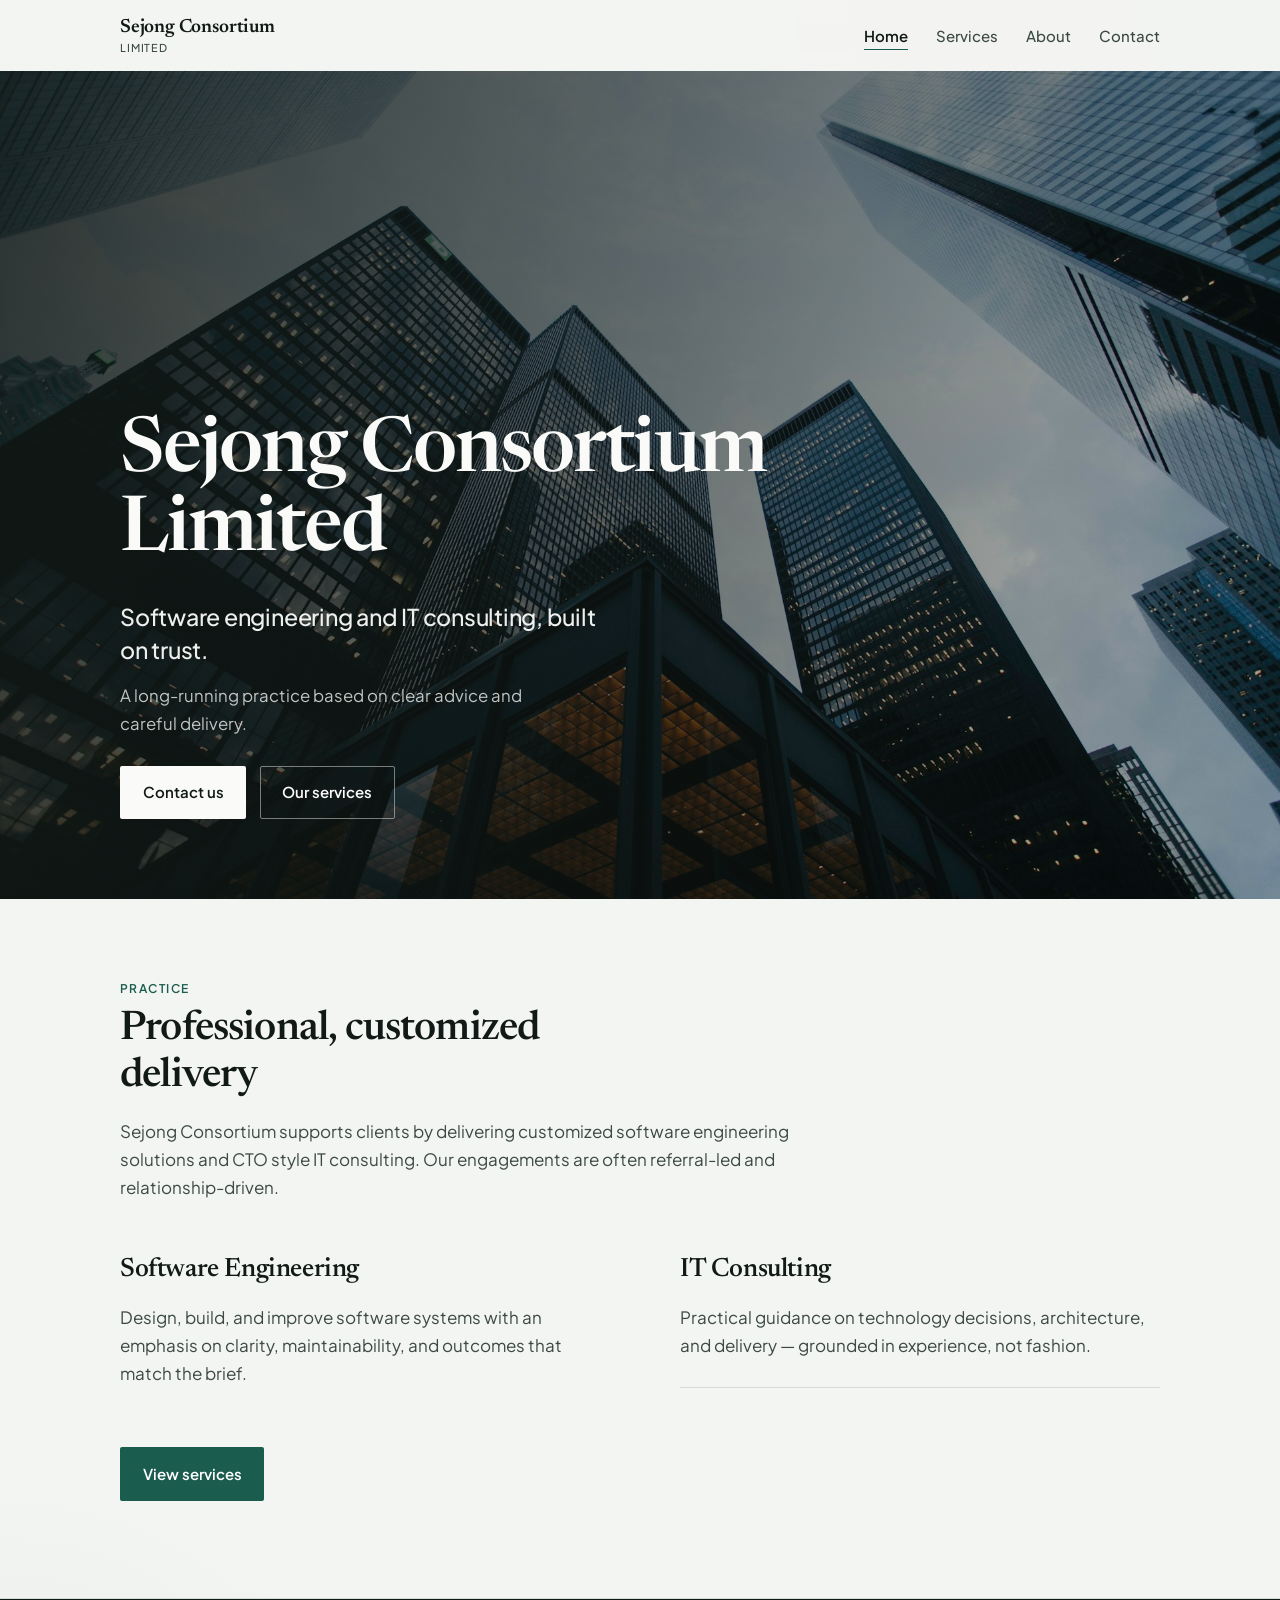
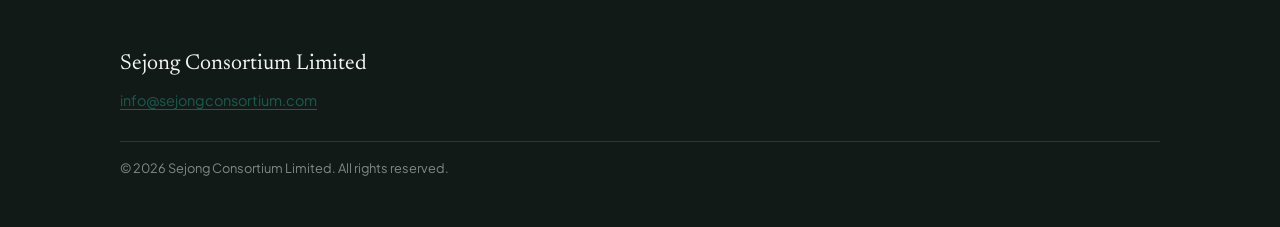
<file: index.html>
<!DOCTYPE html>
<html lang="en">
  <head>
    <meta charset="utf-8" />
    <meta name="viewport" content="width=device-width, initial-scale=1" />
    <title>Sejong Consortium Limited — Software Engineering &amp; IT Consulting</title>
    <meta
      name="description"
      content="Sejong Consortium Limited provides software engineering and IT consulting from Ottawa, Ontario. Federal Canadian corporation #8916721."
    />
    <link rel="canonical" href="https://sejongconsortium.com/" />
    <link rel="preconnect" href="https://fonts.googleapis.com" />
    <link rel="preconnect" href="https://fonts.gstatic.com" crossorigin />
    <link
      href="https://fonts.googleapis.com/css2?family=Newsreader:opsz,wght@6..72,500;6..72,550;6..72,600&family=Plus+Jakarta+Sans:wght@400;500;600;700&display=swap"
      rel="stylesheet"
    />
    <link rel="stylesheet" href="css/styles.css" />
  </head>
  <body>
    <a class="skip-link" href="#main">Skip to content</a>
    <header class="site-header">
      <div class="header-inner">
        <a class="logo" href="index.html">
          Sejong Consortium
          <span>Limited</span>
        </a>
        <button
          class="nav-toggle"
          type="button"
          aria-expanded="false"
          aria-controls="site-nav"
        >
          Menu
        </button>
        <nav class="site-nav" id="site-nav" aria-label="Primary">
          <ul>
            <li><a href="index.html" aria-current="page">Home</a></li>
            <li><a href="services.html">Services</a></li>
            <li><a href="about.html">About</a></li>
            <li><a href="contact.html">Contact</a></li>
          </ul>
        </nav>
      </div>
    </header>

    <main id="main">
      <section class="hero" aria-label="Introduction">
        <div class="hero-media">
          <img
            src="assets/hero.jpg"
            alt="Modern glass office architecture against a clear sky"
            width="2000"
            height="1333"
            fetchpriority="high"
          />
        </div>
        <div class="hero-content">
          <p class="hero-brand">Sejong Consortium Limited</p>
          <h1>Software engineering and IT consulting, built on trust.</h1>
          <p class="hero-lead">
            A long-running practice based on clear advice and careful delivery.
          </p>
          <div class="cta-row">
            <a class="btn btn-primary" href="contact.html">Contact us</a>
            <a class="btn btn-ghost" href="services.html">Our services</a>
          </div>
        </div>
      </section>

      <section class="section">
        <p class="section-label">Practice</p>
        <h2>Professional, customized delivery</h2>
        <p class="section-intro">
          Sejong Consortium supports clients by delivering customized software
          engineering solutions and CTO style IT consulting. Our engagements are
          often referral-led and relationship-driven.
        </p>
        <div class="split">
          <div class="service-block" style="border-top: none; padding-top: 0">
            <h3>Software Engineering</h3>
            <p>
              Design, build, and improve software systems with an emphasis on
              clarity, maintainability, and outcomes that match the brief.
            </p>
          </div>
          <div class="service-block" style="border-top: none; padding-top: 0">
            <h3>IT Consulting</h3>
            <p>
              Practical guidance on technology decisions, architecture, and
              delivery — grounded in experience, not fashion.
            </p>
          </div>
        </div>
        <p style="margin-top: 2rem">
          <a class="btn btn-accent" href="services.html">View services</a>
        </p>
      </section>
    </main>

    <footer class="site-footer">
      <div class="footer-inner">
        <div>
          <p class="footer-brand">Sejong Consortium Limited</p>
          <p class="footer-meta">
            <a href="mailto:info@sejongconsortium.com">info@sejongconsortium.com</a>
          </p>
        </div>
        <p class="footer-copy">
          © <span id="y"></span> Sejong Consortium Limited. All rights reserved.
        </p>
      </div>
    </footer>
    <script>
      document.getElementById("y").textContent = new Date().getFullYear();
    </script>
    <script src="js/main.js" defer></script>
  </body>
</html>
</file>
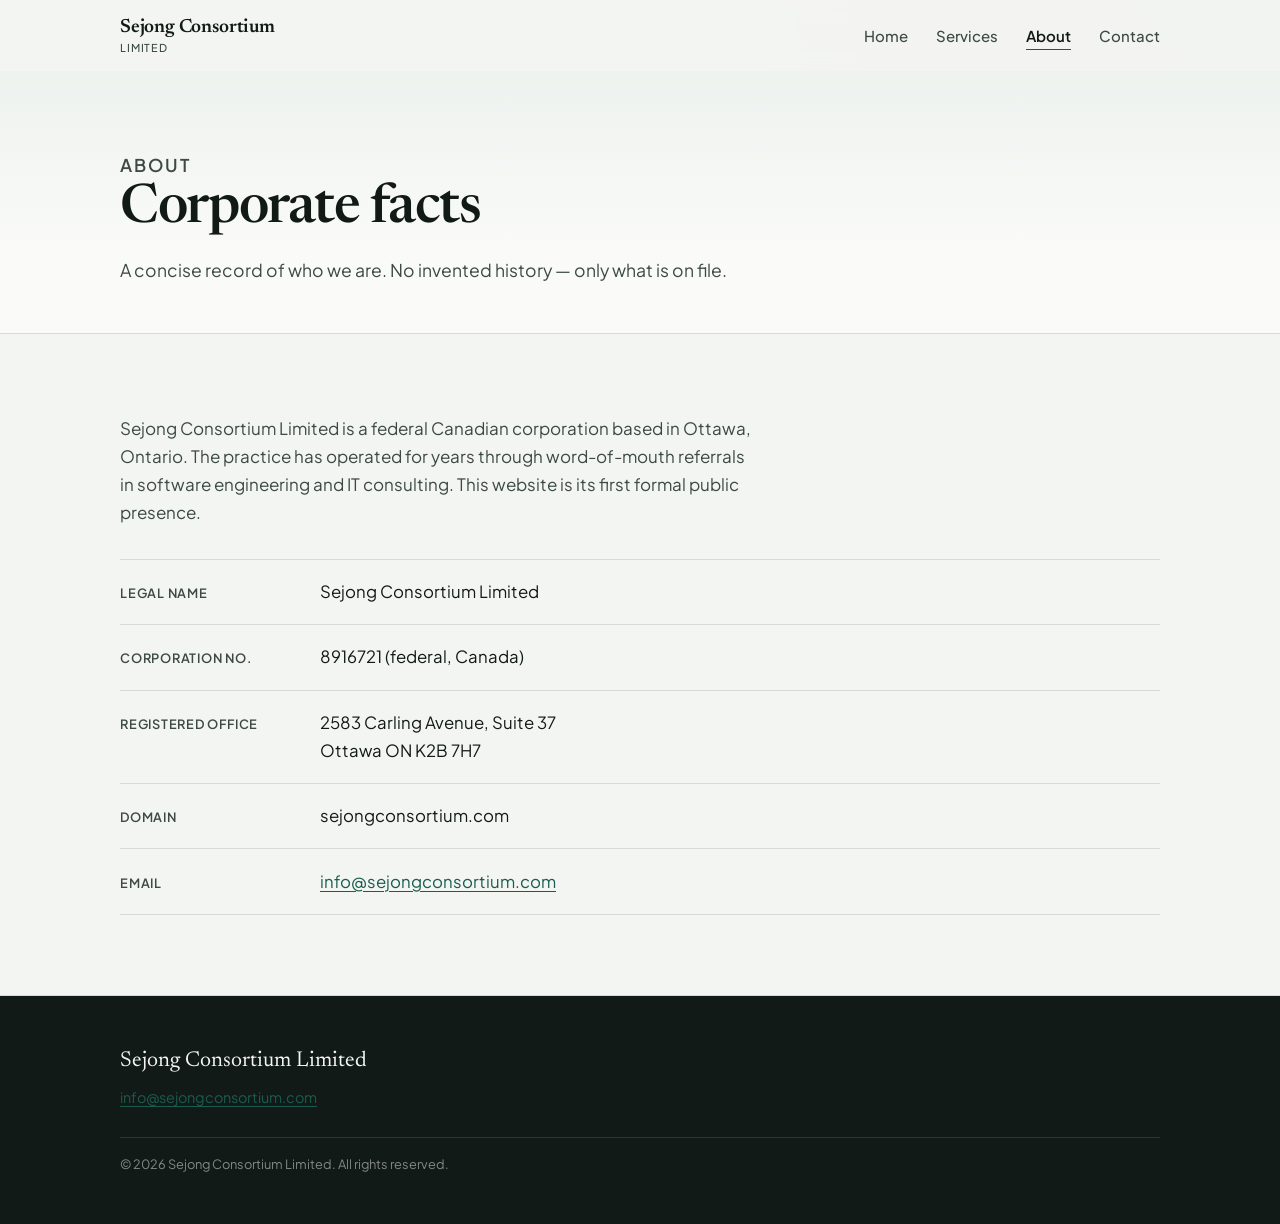
<file: about.html>
<!DOCTYPE html>
<html lang="en">
  <head>
    <meta charset="utf-8" />
    <meta name="viewport" content="width=device-width, initial-scale=1" />
    <title>About — Sejong Consortium Limited</title>
    <meta
      name="description"
      content="Corporate facts for Sejong Consortium Limited: federal Canadian corporation #8916721, registered in Ottawa, Ontario."
    />
    <link rel="canonical" href="https://sejongconsortium.com/about.html" />
    <link rel="preconnect" href="https://fonts.googleapis.com" />
    <link rel="preconnect" href="https://fonts.gstatic.com" crossorigin />
    <link
      href="https://fonts.googleapis.com/css2?family=Newsreader:opsz,wght@6..72,500;6..72,550;6..72,600&family=Plus+Jakarta+Sans:wght@400;500;600;700&display=swap"
      rel="stylesheet"
    />
    <link rel="stylesheet" href="css/styles.css" />
  </head>
  <body>
    <a class="skip-link" href="#main">Skip to content</a>
    <header class="site-header">
      <div class="header-inner">
        <a class="logo" href="index.html">
          Sejong Consortium
          <span>Limited</span>
        </a>
        <button
          class="nav-toggle"
          type="button"
          aria-expanded="false"
          aria-controls="site-nav"
        >
          Menu
        </button>
        <nav class="site-nav" id="site-nav" aria-label="Primary">
          <ul>
            <li><a href="index.html">Home</a></li>
            <li><a href="services.html">Services</a></li>
            <li><a href="about.html" aria-current="page">About</a></li>
            <li><a href="contact.html">Contact</a></li>
          </ul>
        </nav>
      </div>
    </header>

    <main id="main">
      <header class="page-hero">
        <div class="section">
          <p class="section-label">About</p>
          <h1>Corporate facts</h1>
          <p>
            A concise record of who we are. No invented history — only what is
            on file.
          </p>
        </div>
      </header>

      <section class="section">
        <div class="prose" style="margin-bottom: 2rem">
          <p>
            Sejong Consortium Limited is a federal Canadian corporation based in
            Ottawa, Ontario. The practice has operated for years through
            word-of-mouth referrals in software engineering and IT consulting.
            This website is its first formal public presence.
          </p>
        </div>

        <ul class="fact-list">
          <li>
            <span class="fact-label">Legal name</span>
            <span class="fact-value">Sejong Consortium Limited</span>
          </li>
          <li>
            <span class="fact-label">Corporation no.</span>
            <span class="fact-value">8916721 (federal, Canada)</span>
          </li>
          <li>
            <span class="fact-label">Registered office</span>
            <span class="fact-value"
              >2583 Carling Avenue, Suite 37<br />Ottawa ON K2B 7H7</span
            >
          </li>
          <li>
            <span class="fact-label">Domain</span>
            <span class="fact-value">sejongconsortium.com</span>
          </li>
          <li>
            <span class="fact-label">Email</span>
            <span class="fact-value"
              ><a href="mailto:info@sejongconsortium.com"
                >info@sejongconsortium.com</a
              ></span
            >
          </li>
        </ul>
      </section>
    </main>

    <footer class="site-footer">
      <div class="footer-inner">
        <div>
          <p class="footer-brand">Sejong Consortium Limited</p>
          <p class="footer-meta">
            <a href="mailto:info@sejongconsortium.com">info@sejongconsortium.com</a>
          </p>
        </div>
        <p class="footer-copy">
          © <span id="y"></span> Sejong Consortium Limited. All rights reserved.
        </p>
      </div>
    </footer>
    <script>
      document.getElementById("y").textContent = new Date().getFullYear();
    </script>
    <script src="js/main.js" defer></script>
  </body>
</html>
</file>
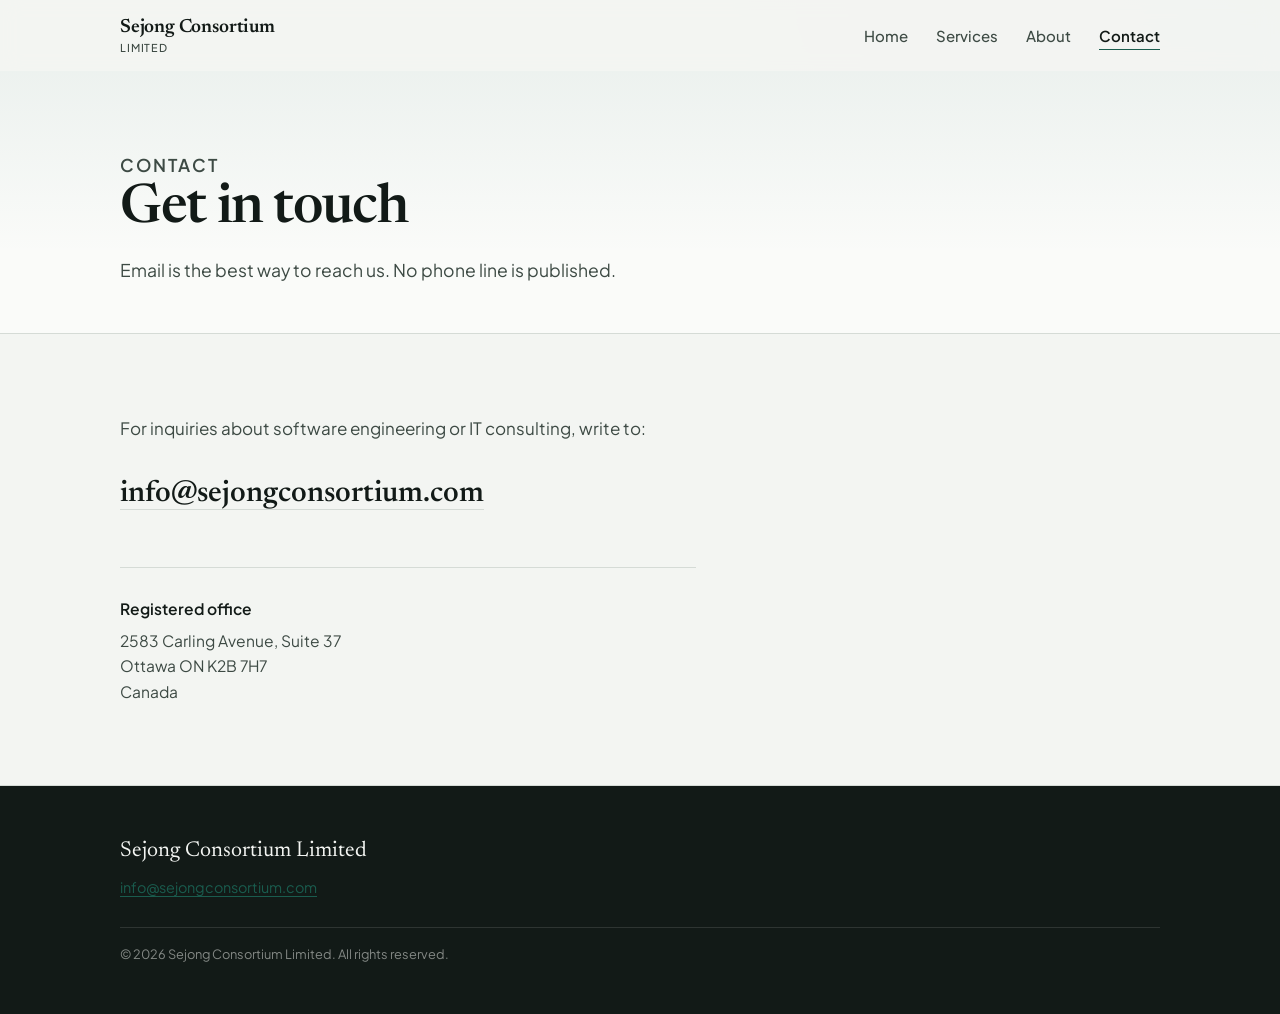
<file: contact.html>
<!DOCTYPE html>
<html lang="en">
  <head>
    <meta charset="utf-8" />
    <meta name="viewport" content="width=device-width, initial-scale=1" />
    <title>Contact — Sejong Consortium Limited</title>
    <meta
      name="description"
      content="Contact Sejong Consortium Limited at info@sejongconsortium.com. Registered office in Ottawa, Ontario."
    />
    <link rel="canonical" href="https://sejongconsortium.com/contact.html" />
    <link rel="preconnect" href="https://fonts.googleapis.com" />
    <link rel="preconnect" href="https://fonts.gstatic.com" crossorigin />
    <link
      href="https://fonts.googleapis.com/css2?family=Newsreader:opsz,wght@6..72,500;6..72,550;6..72,600&family=Plus+Jakarta+Sans:wght@400;500;600;700&display=swap"
      rel="stylesheet"
    />
    <link rel="stylesheet" href="css/styles.css" />
  </head>
  <body>
    <a class="skip-link" href="#main">Skip to content</a>
    <header class="site-header">
      <div class="header-inner">
        <a class="logo" href="index.html">
          Sejong Consortium
          <span>Limited</span>
        </a>
        <button
          class="nav-toggle"
          type="button"
          aria-expanded="false"
          aria-controls="site-nav"
        >
          Menu
        </button>
        <nav class="site-nav" id="site-nav" aria-label="Primary">
          <ul>
            <li><a href="index.html">Home</a></li>
            <li><a href="services.html">Services</a></li>
            <li><a href="about.html">About</a></li>
            <li><a href="contact.html" aria-current="page">Contact</a></li>
          </ul>
        </nav>
      </div>
    </header>

    <main id="main">
      <header class="page-hero">
        <div class="section">
          <p class="section-label">Contact</p>
          <h1>Get in touch</h1>
          <p>Email is the best way to reach us. No phone line is published.</p>
        </div>
      </header>

      <section class="section">
        <div class="contact-panel">
          <p>
            For inquiries about software engineering or IT consulting, write to:
          </p>
          <a class="contact-email" href="mailto:info@sejongconsortium.com"
            >info@sejongconsortium.com</a
          >

          <div class="address-block">
            <strong>Registered office</strong>
            2583 Carling Avenue, Suite 37<br />
            Ottawa ON K2B 7H7<br />
            Canada
          </div>
        </div>
      </section>
    </main>

    <footer class="site-footer">
      <div class="footer-inner">
        <div>
          <p class="footer-brand">Sejong Consortium Limited</p>
          <p class="footer-meta">
            <a href="mailto:info@sejongconsortium.com">info@sejongconsortium.com</a>
          </p>
        </div>
        <p class="footer-copy">
          © <span id="y"></span> Sejong Consortium Limited. All rights reserved.
        </p>
      </div>
    </footer>
    <script>
      document.getElementById("y").textContent = new Date().getFullYear();
    </script>
    <script src="js/main.js" defer></script>
  </body>
</html>
</file>
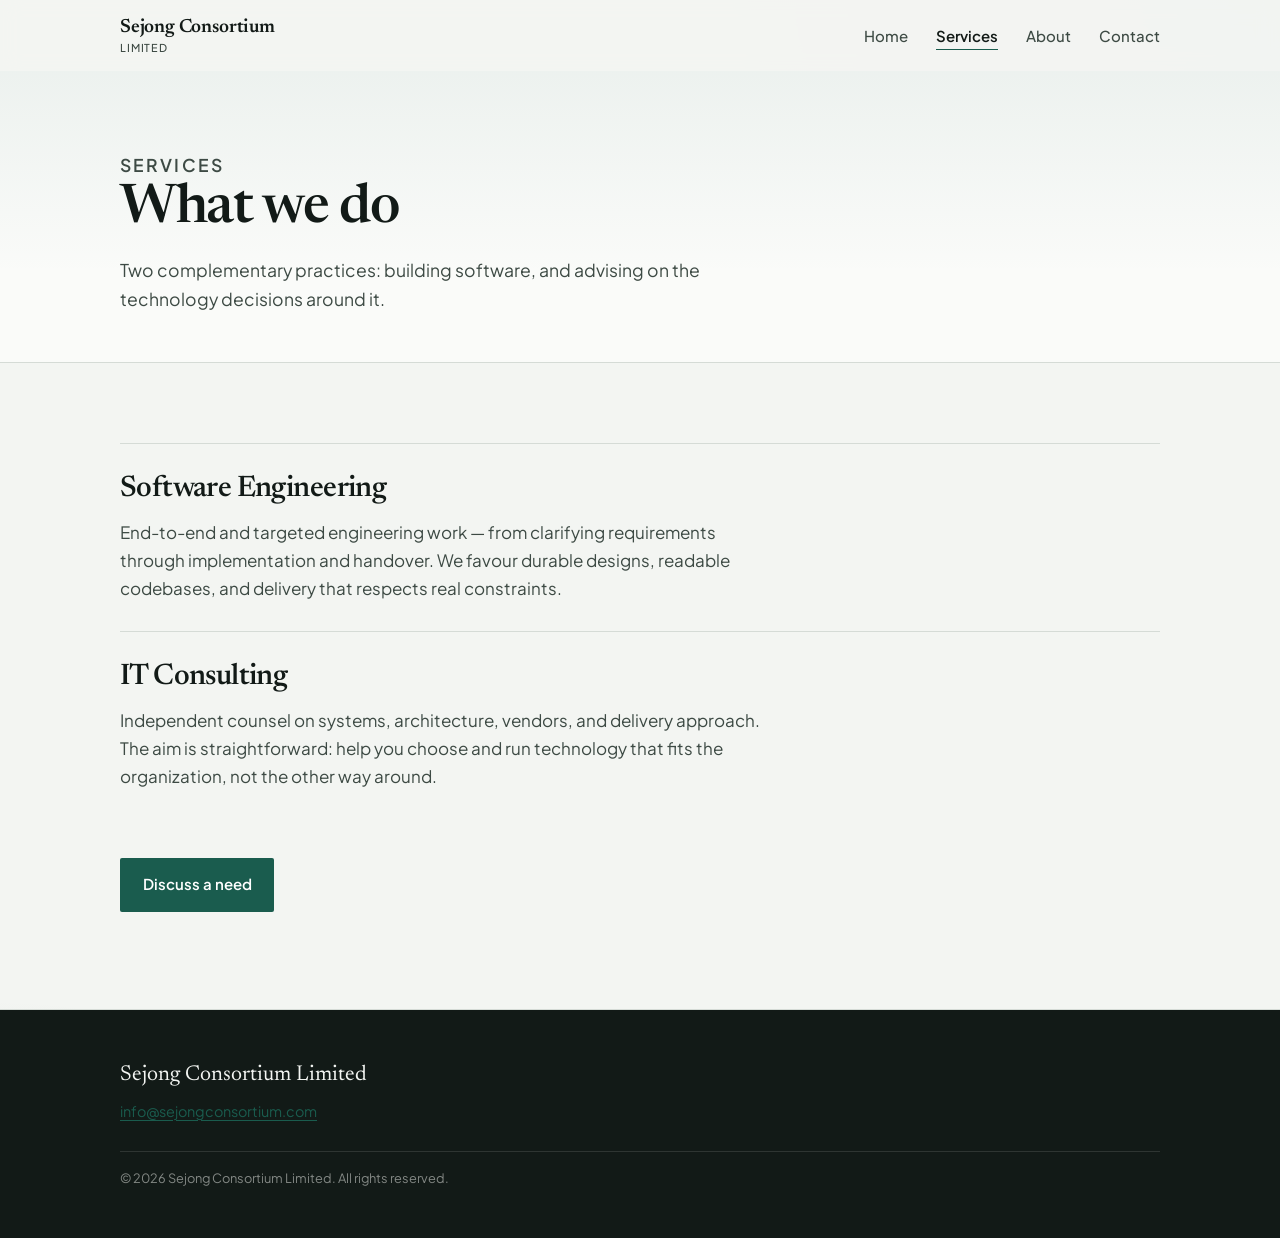
<file: services.html>
<!DOCTYPE html>
<html lang="en">
  <head>
    <meta charset="utf-8" />
    <meta name="viewport" content="width=device-width, initial-scale=1" />
    <title>Services — Sejong Consortium Limited</title>
    <meta
      name="description"
      content="Software engineering and IT consulting services from Sejong Consortium Limited, Ottawa."
    />
    <link rel="canonical" href="https://sejongconsortium.com/services.html" />
    <link rel="preconnect" href="https://fonts.googleapis.com" />
    <link rel="preconnect" href="https://fonts.gstatic.com" crossorigin />
    <link
      href="https://fonts.googleapis.com/css2?family=Newsreader:opsz,wght@6..72,500;6..72,550;6..72,600&family=Plus+Jakarta+Sans:wght@400;500;600;700&display=swap"
      rel="stylesheet"
    />
    <link rel="stylesheet" href="css/styles.css" />
  </head>
  <body>
    <a class="skip-link" href="#main">Skip to content</a>
    <header class="site-header">
      <div class="header-inner">
        <a class="logo" href="index.html">
          Sejong Consortium
          <span>Limited</span>
        </a>
        <button
          class="nav-toggle"
          type="button"
          aria-expanded="false"
          aria-controls="site-nav"
        >
          Menu
        </button>
        <nav class="site-nav" id="site-nav" aria-label="Primary">
          <ul>
            <li><a href="index.html">Home</a></li>
            <li><a href="services.html" aria-current="page">Services</a></li>
            <li><a href="about.html">About</a></li>
            <li><a href="contact.html">Contact</a></li>
          </ul>
        </nav>
      </div>
    </header>

    <main id="main">
      <header class="page-hero">
        <div class="section">
          <p class="section-label">Services</p>
          <h1>What we do</h1>
          <p>
            Two complementary practices: building software, and advising on the
            technology decisions around it.
          </p>
        </div>
      </header>

      <section class="section">
        <article class="service-block" id="software-engineering">
          <h2 style="font-size: 1.85rem; max-width: none; margin-bottom: 0.75rem">
            Software Engineering
          </h2>
          <p>
            End-to-end and targeted engineering work — from clarifying
            requirements through implementation and handover. We favour durable
            designs, readable codebases, and delivery that respects real
            constraints.
          </p>
        </article>

        <article class="service-block" id="it-consulting">
          <h2 style="font-size: 1.85rem; max-width: none; margin-bottom: 0.75rem">
            IT Consulting
          </h2>
          <p>
            Independent counsel on systems, architecture, vendors, and delivery
            approach. The aim is straightforward: help you choose and run
            technology that fits the organization, not the other way around.
          </p>
        </article>

        <p style="margin-top: 2.5rem">
          <a class="btn btn-accent" href="contact.html">Discuss a need</a>
        </p>
      </section>
    </main>

    <footer class="site-footer">
      <div class="footer-inner">
        <div>
          <p class="footer-brand">Sejong Consortium Limited</p>
          <p class="footer-meta">
            <a href="mailto:info@sejongconsortium.com">info@sejongconsortium.com</a>
          </p>
        </div>
        <p class="footer-copy">
          © <span id="y"></span> Sejong Consortium Limited. All rights reserved.
        </p>
      </div>
    </footer>
    <script>
      document.getElementById("y").textContent = new Date().getFullYear();
    </script>
    <script src="js/main.js" defer></script>
  </body>
</html>
</file>
<file: css/styles.css>
/* Sejong Consortium Limited — site styles */

:root {
  --ink: #121a17;
  --ink-muted: #3d4a44;
  --paper: #f3f5f2;
  --paper-elevated: #fafbf9;
  --line: #d5dbd6;
  --accent: #1a5c4e;
  --accent-hover: #13463b;
  --accent-soft: #e4efeb;
  --hero-overlay: linear-gradient(
    105deg,
    rgba(18, 26, 23, 0.88) 0%,
    rgba(18, 26, 23, 0.62) 48%,
    rgba(18, 26, 23, 0.28) 100%
  );
  --font-display: "Newsreader", "Times New Roman", serif;
  --font-body: "Plus Jakarta Sans", "Segoe UI", sans-serif;
  --space-xs: 0.5rem;
  --space-sm: 1rem;
  --space-md: 1.75rem;
  --space-lg: 3rem;
  --space-xl: 5rem;
  --space-2xl: 7.5rem;
  --max: 68rem;
  --radius: 2px;
  --focus: 0 0 0 3px rgba(26, 92, 78, 0.45);
  --ease: cubic-bezier(0.22, 1, 0.36, 1);
}

*,
*::before,
*::after {
  box-sizing: border-box;
}

html {
  scroll-behavior: smooth;
}

@media (prefers-reduced-motion: reduce) {
  html {
    scroll-behavior: auto;
  }

  *,
  *::before,
  *::after {
    animation-duration: 0.01ms !important;
    animation-iteration-count: 1 !important;
    transition-duration: 0.01ms !important;
  }
}

body {
  margin: 0;
  font-family: var(--font-body);
  font-size: 1.0625rem;
  line-height: 1.65;
  color: var(--ink);
  background:
    radial-gradient(ellipse 80% 50% at 100% 0%, rgba(26, 92, 78, 0.07), transparent 55%),
    radial-gradient(ellipse 60% 40% at 0% 100%, rgba(18, 26, 23, 0.04), transparent 50%),
    var(--paper);
  min-height: 100vh;
  display: flex;
  flex-direction: column;
}

img {
  max-width: 100%;
  height: auto;
  display: block;
}

a {
  color: var(--accent);
  text-decoration-thickness: 1px;
  text-underline-offset: 0.18em;
}

a:hover {
  color: var(--accent-hover);
}

a:focus-visible,
button:focus-visible {
  outline: none;
  box-shadow: var(--focus);
}

.skip-link {
  position: absolute;
  left: var(--space-sm);
  top: -100px;
  z-index: 1000;
  background: var(--ink);
  color: var(--paper);
  padding: 0.75rem 1rem;
  font-weight: 600;
}

.skip-link:focus {
  top: var(--space-sm);
}

.site-header {
  position: sticky;
  top: 0;
  z-index: 50;
  background: rgba(243, 245, 242, 0.92);
  backdrop-filter: blur(10px);
  border-bottom: 1px solid transparent;
  transition: border-color 0.3s var(--ease), background 0.3s var(--ease);
}

.site-header.is-scrolled {
  border-bottom-color: var(--line);
}

.header-inner {
  max-width: var(--max);
  margin: 0 auto;
  padding: 1rem 1.5rem;
  display: flex;
  align-items: center;
  justify-content: space-between;
  gap: var(--space-md);
}

.logo {
  font-family: var(--font-display);
  font-size: 1.2rem;
  font-weight: 600;
  letter-spacing: -0.01em;
  color: var(--ink);
  text-decoration: none;
  line-height: 1.2;
}

.logo span {
  display: block;
  font-family: var(--font-body);
  font-size: 0.68rem;
  font-weight: 500;
  letter-spacing: 0.08em;
  text-transform: uppercase;
  color: var(--ink-muted);
  margin-top: 0.15rem;
}

.nav-toggle {
  display: none;
  background: transparent;
  border: 1px solid var(--line);
  border-radius: var(--radius);
  padding: 0.55rem 0.75rem;
  font: inherit;
  font-size: 0.875rem;
  font-weight: 600;
  color: var(--ink);
  cursor: pointer;
}

.site-nav ul {
  list-style: none;
  margin: 0;
  padding: 0;
  display: flex;
  gap: 1.75rem;
  align-items: center;
}

.site-nav a {
  color: var(--ink-muted);
  text-decoration: none;
  font-size: 0.9375rem;
  font-weight: 500;
  position: relative;
}

.site-nav a::after {
  content: "";
  position: absolute;
  left: 0;
  bottom: -0.3rem;
  width: 100%;
  height: 1px;
  background: var(--accent);
  transform: scaleX(0);
  transform-origin: left;
  transition: transform 0.35s var(--ease);
}

.site-nav a:hover,
.site-nav a[aria-current="page"] {
  color: var(--ink);
}

.site-nav a:hover::after,
.site-nav a[aria-current="page"]::after {
  transform: scaleX(1);
}

.site-nav a[aria-current="page"] {
  font-weight: 600;
}

main {
  flex: 1;
}

.hero {
  position: relative;
  min-height: min(92vh, 52rem);
  display: flex;
  align-items: flex-end;
  color: var(--paper-elevated);
  overflow: hidden;
}

.hero-media {
  position: absolute;
  inset: 0;
  z-index: 0;
}

.hero-media img {
  width: 100%;
  height: 100%;
  object-fit: cover;
  object-position: center 40%;
  transform: scale(1.04);
  animation: hero-drift 28s var(--ease) infinite alternate;
}

@keyframes hero-drift {
  from {
    transform: scale(1.04) translate3d(0, 0, 0);
  }
  to {
    transform: scale(1.1) translate3d(-1.5%, -1%, 0);
  }
}

.hero-media::after {
  content: "";
  position: absolute;
  inset: 0;
  background: var(--hero-overlay);
}

.hero-content {
  position: relative;
  z-index: 1;
  width: 100%;
  max-width: var(--max);
  margin: 0 auto;
  padding: var(--space-2xl) 1.5rem var(--space-xl);
}

.hero-brand {
  font-family: var(--font-display);
  font-size: clamp(2.6rem, 6.5vw, 4.75rem);
  font-weight: 550;
  line-height: 1.05;
  letter-spacing: -0.025em;
  margin: 0 0 var(--space-md);
  max-width: 14ch;
  opacity: 0;
  animation: rise 0.9s var(--ease) 0.1s forwards;
}

.hero h1 {
  font-family: var(--font-body);
  font-size: clamp(1.15rem, 2.2vw, 1.45rem);
  font-weight: 500;
  line-height: 1.4;
  letter-spacing: -0.01em;
  margin: 0 0 var(--space-sm);
  max-width: 28ch;
  color: rgba(250, 251, 249, 0.95);
  opacity: 0;
  animation: rise 0.9s var(--ease) 0.25s forwards;
}

.hero-lead {
  margin: 0 0 var(--space-md);
  max-width: 36ch;
  font-size: 1.05rem;
  color: rgba(243, 245, 242, 0.78);
  opacity: 0;
  animation: rise 0.9s var(--ease) 0.4s forwards;
}

.cta-row {
  display: flex;
  flex-wrap: wrap;
  gap: 0.85rem;
  opacity: 0;
  animation: rise 0.9s var(--ease) 0.55s forwards;
}

@keyframes rise {
  from {
    opacity: 0;
    transform: translateY(1.1rem);
  }
  to {
    opacity: 1;
    transform: translateY(0);
  }
}

.btn {
  display: inline-flex;
  align-items: center;
  justify-content: center;
  gap: 0.4rem;
  padding: 0.85rem 1.35rem;
  font: inherit;
  font-size: 0.9375rem;
  font-weight: 600;
  text-decoration: none;
  border-radius: var(--radius);
  border: 1px solid transparent;
  cursor: pointer;
  transition: background 0.25s var(--ease), color 0.25s var(--ease), border-color 0.25s var(--ease), transform 0.25s var(--ease);
}

.btn:hover {
  transform: translateY(-1px);
}

.btn-primary {
  background: var(--paper-elevated);
  color: var(--ink);
}

.btn-primary:hover {
  background: #fff;
  color: var(--ink);
}

.btn-ghost {
  background: transparent;
  color: var(--paper-elevated);
  border-color: rgba(250, 251, 249, 0.45);
}

.btn-ghost:hover {
  background: rgba(250, 251, 249, 0.1);
  color: #fff;
  border-color: rgba(250, 251, 249, 0.75);
}

.btn-accent {
  background: var(--accent);
  color: #fff;
}

.btn-accent:hover {
  background: var(--accent-hover);
  color: #fff;
}

.section {
  max-width: var(--max);
  margin: 0 auto;
  padding: var(--space-xl) 1.5rem;
}

.section-tight {
  padding-top: var(--space-lg);
  padding-bottom: var(--space-lg);
}

.section-label {
  font-size: 0.75rem;
  font-weight: 600;
  letter-spacing: 0.12em;
  text-transform: uppercase;
  color: var(--accent);
  margin: 0 0 var(--space-xs);
}

.section h2 {
  font-family: var(--font-display);
  font-size: clamp(1.85rem, 3.5vw, 2.55rem);
  font-weight: 550;
  letter-spacing: -0.02em;
  line-height: 1.15;
  margin: 0 0 var(--space-sm);
  max-width: 20ch;
}

.section-intro {
  margin: 0 0 var(--space-lg);
  max-width: 42rem;
  color: var(--ink-muted);
  font-size: 1.0625rem;
}

.page-hero {
  border-bottom: 1px solid var(--line);
  background:
    linear-gradient(180deg, rgba(26, 92, 78, 0.06), transparent 70%),
    var(--paper-elevated);
}

.page-hero .section {
  padding-top: var(--space-xl);
  padding-bottom: var(--space-lg);
}

.page-hero h1 {
  font-family: var(--font-display);
  font-size: clamp(2.2rem, 5vw, 3.4rem);
  font-weight: 550;
  letter-spacing: -0.025em;
  line-height: 1.1;
  margin: 0 0 var(--space-sm);
}

.page-hero p {
  margin: 0;
  max-width: 38rem;
  color: var(--ink-muted);
  font-size: 1.1rem;
}

.split {
  display: grid;
  gap: var(--space-lg);
}

@media (min-width: 800px) {
  .split {
    grid-template-columns: 1fr 1fr;
    gap: var(--space-xl);
    align-items: start;
  }
}

.service-block {
  padding: var(--space-md) 0;
  border-top: 1px solid var(--line);
}

.service-block:last-child {
  border-bottom: 1px solid var(--line);
}

.service-block h3 {
  font-family: var(--font-display);
  font-size: 1.65rem;
  font-weight: 550;
  letter-spacing: -0.015em;
  margin: 0 0 0.65rem;
}

.service-block p {
  margin: 0;
  color: var(--ink-muted);
  max-width: 40rem;
}

.fact-list {
  list-style: none;
  margin: 0;
  padding: 0;
  border-top: 1px solid var(--line);
}

.fact-list li {
  display: grid;
  gap: 0.35rem;
  padding: 1.15rem 0;
  border-bottom: 1px solid var(--line);
}

@media (min-width: 640px) {
  .fact-list li {
    grid-template-columns: 11rem 1fr;
    gap: 1.5rem;
    align-items: baseline;
  }
}

.fact-list dt,
.fact-label {
  font-size: 0.8rem;
  font-weight: 600;
  letter-spacing: 0.06em;
  text-transform: uppercase;
  color: var(--ink-muted);
}

.fact-list dd,
.fact-value {
  margin: 0;
  font-size: 1.05rem;
}

.contact-panel {
  max-width: 36rem;
}

.contact-panel p {
  color: var(--ink-muted);
  margin: 0 0 var(--space-md);
}

.contact-email {
  font-family: var(--font-display);
  font-size: clamp(1.4rem, 3vw, 1.85rem);
  font-weight: 550;
  color: var(--ink);
  text-decoration: none;
  border-bottom: 1px solid var(--line);
  transition: border-color 0.25s var(--ease), color 0.25s var(--ease);
}

.contact-email:hover {
  color: var(--accent);
  border-bottom-color: var(--accent);
}

.address-block {
  margin-top: var(--space-lg);
  padding-top: var(--space-md);
  border-top: 1px solid var(--line);
  color: var(--ink-muted);
  font-size: 0.975rem;
}

.address-block strong {
  display: block;
  color: var(--ink);
  font-weight: 600;
  margin-bottom: 0.35rem;
}

.site-footer {
  margin-top: auto;
  border-top: 1px solid var(--line);
  background: var(--ink);
  color: rgba(243, 245, 242, 0.72);
}

.footer-inner {
  max-width: var(--max);
  margin: 0 auto;
  padding: var(--space-lg) 1.5rem;
  display: grid;
  gap: var(--space-md);
}

.footer-brand {
  font-family: var(--font-display);
  font-size: 1.35rem;
  color: var(--paper);
  margin: 0 0 0.4rem;
}

.footer-meta {
  margin: 0;
  font-size: 0.9rem;
  max-width: 32rem;
}

.footer-copy {
  margin: 0;
  padding-top: var(--space-sm);
  border-top: 1px solid rgba(243, 245, 242, 0.12);
  font-size: 0.8rem;
  color: rgba(243, 245, 242, 0.5);
}

.prose {
  max-width: 40rem;
}

.prose p {
  margin: 0 0 1.1rem;
  color: var(--ink-muted);
}

.prose p:last-child {
  margin-bottom: 0;
}

@media (max-width: 760px) {
  .nav-toggle {
    display: inline-flex;
  }

  .site-nav {
    position: absolute;
    left: 0;
    right: 0;
    top: 100%;
    background: var(--paper-elevated);
    border-bottom: 1px solid var(--line);
    padding: 0.5rem 1.5rem 1.25rem;
    display: none;
  }

  .site-nav.is-open {
    display: block;
  }

  .site-nav ul {
    flex-direction: column;
    align-items: flex-start;
    gap: 1rem;
  }
}
</file>
